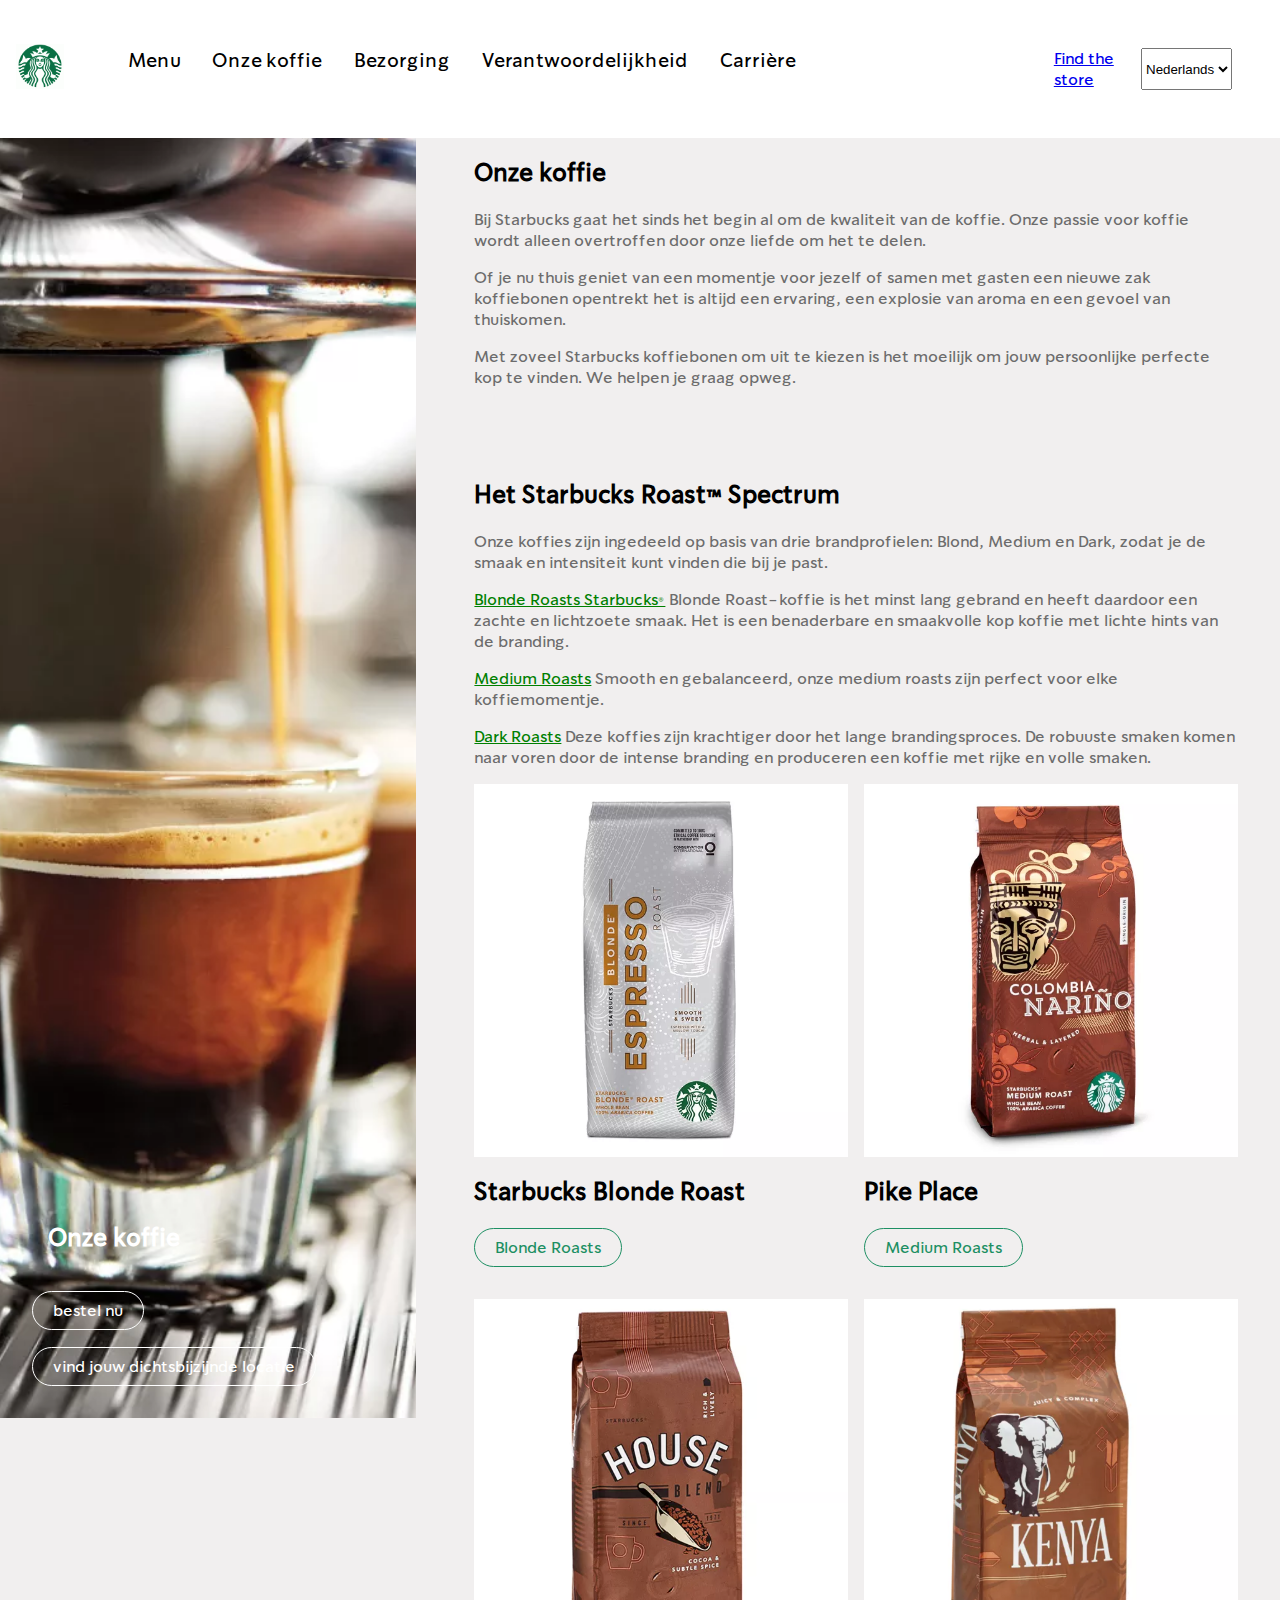
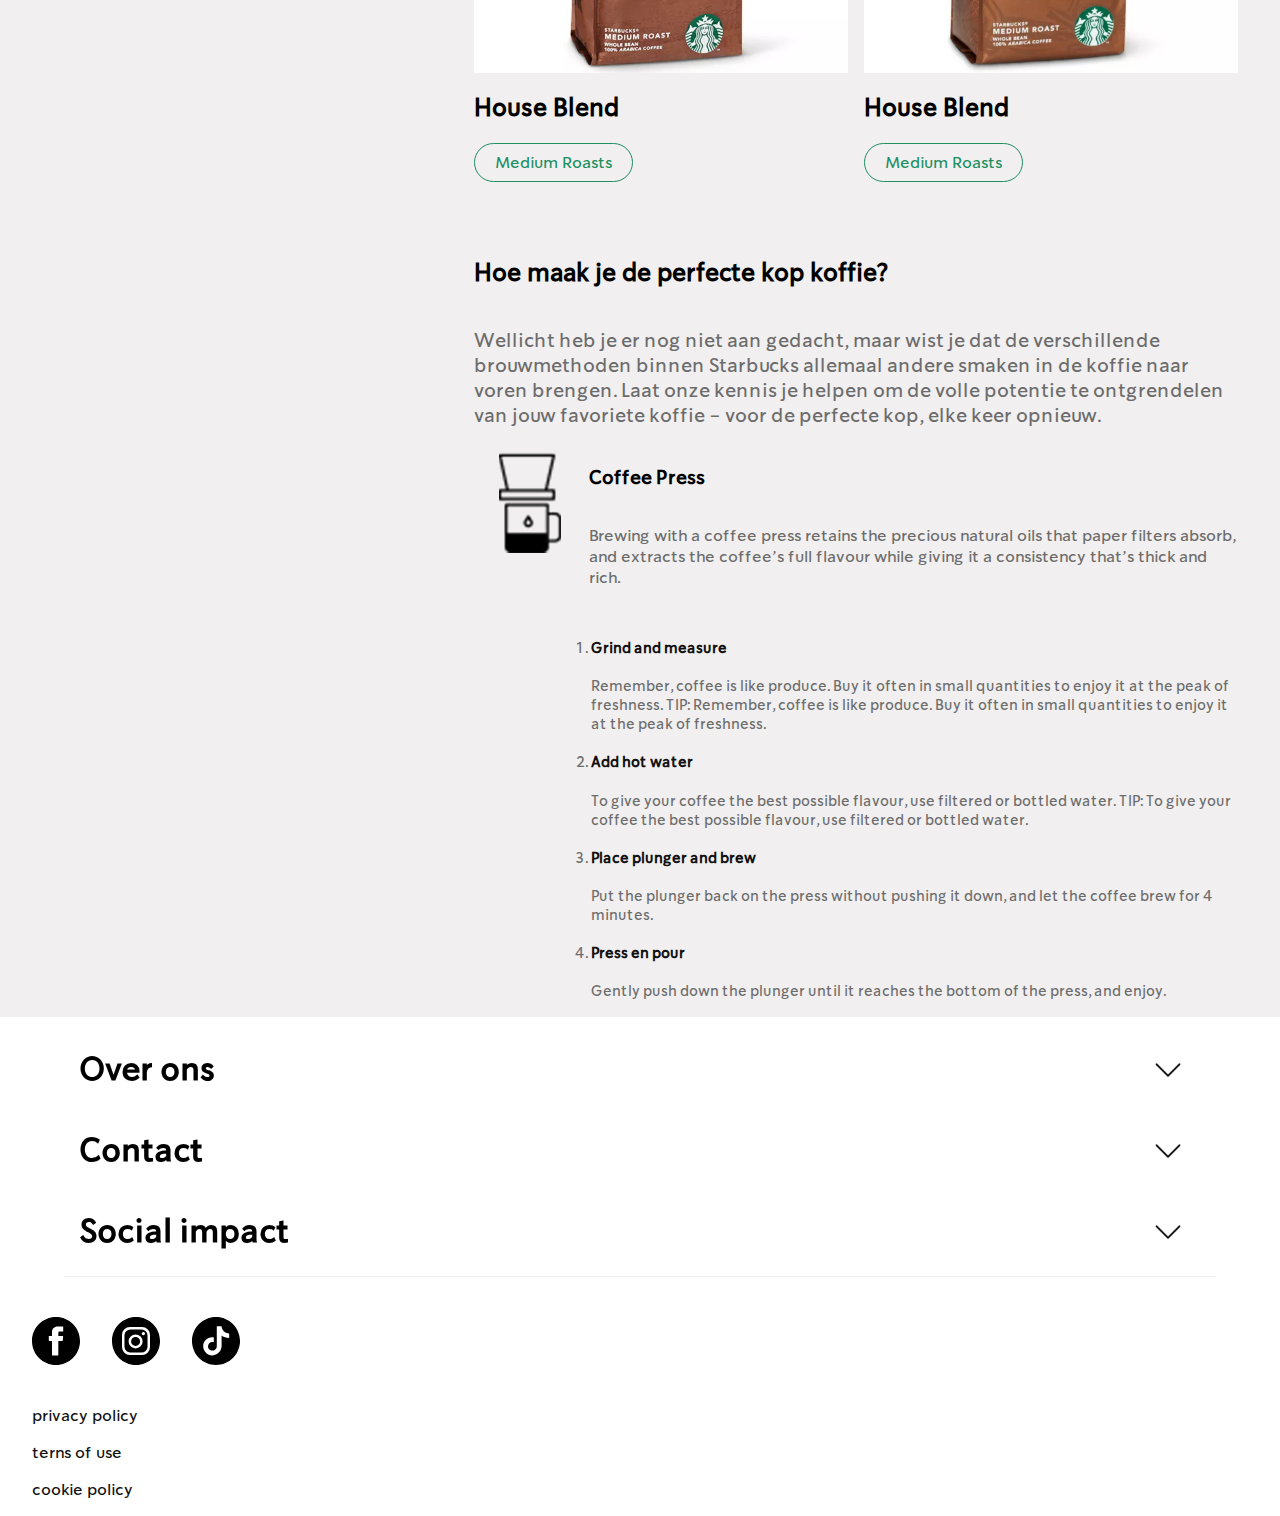
<file: onzekoffie.html>
<!DOCTYPE html>
<html lang="en">

<head>
    <meta charset="UTF-8">
    <meta http-equiv="X-UA-Compatible" content="IE=edge">
    <meta name="viewport" content="width=device-width, initial-scale=1.0">
    <title>Onze koffie</title>

    <link href="styles/basisstyle.css" rel="stylesheet">
    <link href="styles/onzekoffiestyles.css" rel="stylesheet">
</head>

<body>
    <header>
        <a href=""><img src="/images/Starbucks-Logo.gif" alt="Starbuckslogo"></a>

        <button aria-label="menuknop">
            <span></span>
            <span></span>
            <span></span>
        </button>

        <nav>
            <ul>
                <li><a href="#">Menu</a></li>
                <li><a href="#">Onze koffie</a></li>
                <li><a href="#">Bezorging</a></li>
                <li><a href="#">Verantwoordelijkheid</a></li>
                <li><a href="#">Carrière</a></li>
            </ul>

            <a href="#">Find the store</a>

            <label class="visually-hidden" for="taal">Kies je taal</label>

            <select name="taal" id="taal">
                <option value="Engels">Engels</option>
                <option value="Nederlands" selected>Nederlands</option>

            </select>
        </nav>

    </header>

    <main>


        <section>
            <h1 class="visually-hidden">Welkom bij de starbucks website</h1>
            <h2>Onze koffie</h2>
            <a href="#">bestel nu</a>
            <a href="#">vind jouw dichtsbijzijnde locatie</a>

            <img src="./images/OurCoffees_Blonde_C01RESIZED.jpg.jpeg" alt="logo starbucks">
        </section>

        <!-- Eerste section onze koffie -->

        <section>
            <h2>Onze koffie</h2>
            <p>
                Bij Starbucks gaat het sinds het begin al om de kwaliteit van de koffie.
                Onze passie voor koffie wordt alleen overtroffen door onze liefde om het te delen.
            </p>

            <p>
                Of je nu thuis geniet van een momentje voor jezelf of samen met gasten een nieuwe zak koffiebonen
                opentrekt het is altijd een ervaring, een explosie van aroma en een gevoel van thuiskomen.
            </p>

            <p>
                Met zoveel Starbucks koffiebonen om uit te kiezen is het moeilijk om jouw persoonlijke perfecte kop te
                vinden.
                We helpen je graag opweg.
            </p>
        </section>
              <!-- starbucks spectrum 4 varianten-->
        <section>
            <h2>Het Starbucks Roast™ Spectrum</h2>
            <p>
                Onze koffies zijn ingedeeld op basis van drie brandprofielen: Blond,
                Medium en Dark, zodat je de smaak en intensiteit kunt vinden die bij je past.
            </p>

            <p>
                <a href="Blonde Roasts Starbucks®">Blonde Roasts Starbucks®</a>
                Blonde Roast-koffie is het minst lang gebrand en heeft daardoor een zachte en lichtzoete smaak. Het is
                een benaderbare en smaakvolle kop koffie met lichte hints van de branding.
            </p>

            <p>
                <a href="Medium Roasts">Medium Roasts</a> Smooth en gebalanceerd, onze medium roasts zijn perfect voor
                elke koffiemomentje.
            </p>

            <p>
                <a href="Dark Roasts">Dark Roasts</a> Deze koffies zijn krachtiger door het lange brandingsproces.
                De robuuste smaken komen naar voren door de intense branding en produceren een koffie met rijke en volle
                smaken.
            </p>
                        <!-- 4 varianten koffie -->
            <ul>
                <li>
                    <h2>Starbucks Blonde Roast</h2>
                    <img src="./images/600x600_Blonde Roast.jpg.jpeg" alt="colobia koffie">
                    <a href="#">Blonde Roasts</a>
                </li>
                <li>
                    <h2>Pike Place</h2>
                    <img src="./images/Colombia2.png" alt="Colombia Nariño">
                    <a href="#">Medium Roasts</a>
                </li>

                <li>
                    <h2>House Blend</h2>
                    <img src="./images/house.png" alt="House Blend">
                    <a href="#">Medium Roasts </a>
                </li>
                <li>
                    <h2>House Blend</h2>
                    <img src="./images/kenia.png" alt="kenia">
                    <a href="#">Medium Roasts </a>
                </li>
            </ul>

        </section>




        <section>
            <h2>
                Hoe maak je de perfecte kop koffie?
            </h2>
            <p>
                Wellicht heb je er nog niet aan gedacht, maar wist je dat de verschillende brouwmethoden binnen
                Starbucks
                allemaal andere smaken in de koffie naar voren brengen.
                Laat onze kennis je helpen om de volle potentie te ontgrendelen
                van jouw favoriete koffie - voor de perfecte kop, elke keer opnieuw.
            </p>

            <h3>Coffee Press</h3>
            <p>
                Brewing with a coffee press retains the precious natural oils that paper filters absorb, and extracts
                the
                coffee’s full flavour while giving it a consistency that’s thick and rich.
            </p>

            <ol>
                <li>

                    <h4>Grind and measure</h4>


                    Remember, coffee is like produce. Buy it often in small quantities to enjoy it at the peak
                    of freshness. TIP: Remember, coffee is like produce. Buy it often in small quantities to enjoy it at
                    the
                    peak of freshness.

                </li>
                <li>

                    <h4>Add hot water </h4>


                    To give your coffee the best possible flavour, use filtered or bottled water.
                    TIP: To give your coffee the best possible flavour, use filtered or bottled water.

                </li>
                <li>

                    <h4>Place plunger and brew</h4>



                    Put the plunger back on the press without pushing it down, and let the coffee brew for 4
                    minutes.


                </li>
                <li>

                    <h4>Press en pour</h4>


                    Gently push down the plunger until it reaches the bottom of the press, and enjoy.

                </li>

            </ol>

            <img src="./images/last.png" alt="iconkoffiemachine">
        </section>

    </main>

    <footer>

        <details>

            <summary>
                Over ons
            </summary>

            <menu>
                <li><a href="*">over ons</a></li>
                <li><a href="*">Onze koffies</a></li>
                <li><a href="*">Starbucks Verhalen & Nieuws</a></li>
                <li><a href="*">Starbucks® Ready to Drink</a></li>
                <li><a href="*">Zuivelalternatieven</a></li>
            </menu>

        </details>

        <details>

            <summary>
                Contact <div></div>
            </summary>

            <menu>
                <li><a href="*">Werken bij Starbucks</a></li>
                <li><a href="*">contact</a></li>

            </menu>

        </details>

        <details>

            <summary>
                Social impact <div></div>
            </summary>

            <menu>
                <li><a href="*">Verantwoordelijkheid</a></li>
                <li><a href="*">COVID-19</a></li>
            </menu>

        </details>

        <ul>
            <li><a href="#"><svg viewBox="0 0 24 24" class="valign-middle" aria-hidden="true">
                        <path
                            d="M12 0c6.617 0 12 5.383 12 12s-5.383 12-12 12S0 18.617 0 12 5.383 0 12 0zm3.404 4.8h-2.626c-1.542 0-2.792 1.161-2.792 2.594v2.055h-1.39c-.108 0-.196.081-.196.181v2.132c0 .1.088.181.195.181h1.391v7.076c0 .1.088.181.196.181h2.782c.108 0 .195-.081.195-.181v-7.076h2.018c.1 0 .186-.072.194-.166l.194-2.132c.01-.105-.08-.196-.195-.196h-2.21V7.936c0-.354.309-.641.69-.641h1.554c.108 0 .196-.082.196-.182V4.981c0-.1-.088-.181-.196-.181z">
                        </path>
                    </svg></a></li>
            <li><a href="#"><svg viewBox="0 0 24 24" class="valign-middle" aria-hidden="true">
                        <path
                            d="M12 0c6.617 0 12 5.383 12 12s-5.383 12-12 12S0 18.617 0 12 5.383 0 12 0zm3 5H9a4 4 0 0 0-4 4v6a4 4 0 0 0 4 4h6a4 4 0 0 0 4-4V9a4 4 0 0 0-4-4zm-.235 1.235a3 3 0 0 1 3 3v5.53l-.005.176a3 3 0 0 1-2.995 2.824h-5.53l-.176-.005a3 3 0 0 1-2.824-2.995v-5.53l.005-.176a3 3 0 0 1 2.995-2.824zm-2.97 2.47a3.5 3.5 0 1 0 0 7 3.5 3.5 0 0 0 0-7zm0 1.236a2.265 2.265 0 1 1 0 4.53 2.265 2.265 0 0 1 0-4.53zm3.91-2.47a.824.824 0 1 0 0 1.647.824.824 0 0 0 0-1.647z">
                        </path>
                    </svg></a></li>
            <li> <a href="#"><svg viewBox="0 0 24 24" class="valign-middle" aria-hidden="true">
                        <path
                            d="M12 0c6.6 0 12 5.4 12 12s-5.4 12-12 12S0 18.6 0 12 5.4 0 12 0zm6.5 8.2c-.8 0-1.6-.3-2.2-.7-.7-.5-1.2-1.3-1.4-2.2 0-.2-.1-.5-.1-.7h-2.4v10c0 1-.6 1.8-1.5 2.1-.3.1-.5.1-.8.1-.4 0-.7-.1-1-.3-.7-.4-1.1-1-1.1-1.8 0-1.2 1-2.2 2.2-2.2.2 0 .5 0 .7.1v-2.4c-.2 0-.5-.1-.7-.1-1.3 0-2.6.6-3.5 1.5-.7.8-1.1 1.7-1.1 2.7-.1 1.3.4 2.6 1.3 3.5.1.2.3.3.4.4.8.6 1.8 1 2.8 1 .2 0 .5 0 .7-.1 1-.1 1.9-.6 2.6-1.3.9-.9 1.3-2 1.4-3.2V9.2c.4.3.9.6 1.4.8.8.3 1.6.5 2.4.5V8.8l-.1-.6z">
                        </path>
                    </svg></a> </li>
        </ul>

        <ul>
            <li><a href="#">privacy policy</a></li>
            <li><a href="#">terns of use</a></li>
            <li><a href="#">cookie policy</a></li>
        </ul>
    </footer>

    <script defer src="scripts/script.js"></script>
</body>


</html>
</file>
<file: styles/basisstyle.css>
/**************/
/* CSS REMEDY */
/**************/





html,
body {
    padding: 0;
    margin: 0;
}

*,
*::after,
*::before {
    box-sizing: border-box;
}

button,
summary {
    cursor: pointer;
}



/*********************/
/* CUSTOM PROPERTIES */
/*********************/
:root {
    /* startje */
    --color-text: #111;
    /* --color-background: #eee; */
    --background-color: rgba(241, 239, 239, 0.993);
    --starbucks-green: rgb(29, 143, 99);
    --footerdetails-color: rgba(54, 51, 51, 0.877);
    --primary-text-color: black;
    --color-texttwee: #6c6c6c;
    --starbucks-font: 'sodosansregular';
    --white: #ffffff;

}

@font-face {
    font-family: sodosansregular;
    src: url(../fonts/SoDoSans-Regular.woff);
}

@font-face {
    font-family: sodosanslight;
    src: url(../fonts/SoDoSans-Light.woff);
}


/********************/
/* ALGEMENE STIJLEN */
/********************/

.visually-hidden {
    clip: rect(0 0 0 0);
    clip-path: inset(50%);
    height: 1px;
    overflow: hidden;
    position: absolute;
    white-space: nowrap;
    width: 1px;
}

a {
    font-family: sodosansregular, sans-serif;
}

h2 {
    font-family: sodosansregular, sans-serif;

}

p {
    font-family: sodosansregular, sans-serif;
    color: #6c6c6c;
}

/**********/
/* HEADer */
/**********/

header {
    display: flex;
    align-items: center;
    justify-content: space-between;

}

/* hamburgerbutton */
header>a {
    margin: 1em;
}

header button {
    background-color: var(--background-color);
    border: none;
    border-radius: 50%;
    width: 3em;
    height: 3em;

    margin: 1em;

    display: grid;
    justify-content: center;
    align-items: center;

    z-index: 200;

}

header button span {
    display: block;
    background-color: var(--starbucks-green);
    border-radius: 3em;
    width: 1.5em;
    height: .3em;
    grid-column-start: 1;
    grid-row-start: 1;

    transition: .3s;
}

header button span:nth-of-type(1) {
    transform: translateY(-.5em);
}

header button span:nth-of-type(3) {
    transform: translateY(.5em);
}

header button.open span:nth-of-type(1) {
    transform: rotate(45deg) scaleX(1.125);
}

header button.open span:nth-of-type(2) {
    transform: scaleX(0);
}

header button.open span:nth-of-type(3) {
    transform: rotate(-45deg) scaleX(1.125);
}

/* uitschuifmenu  */
header nav {
    position: fixed;
    top: 0;
    bottom: 0;
    right: 0;
    width: 80%;

    background-color: white;

    transform: translateX(100%);
    transition: 2s;
    z-index: 100;
    padding: 3em;

}

header nav.open {
    transform: translateX(0%);

}

header nav ul {
    list-style: none;
    font-family: Impact, Haettenschweiler, 'Arial Narrow Bold', sans-serif;
    /* display: flex; */
    /* justify-content: space-evenly; */
    padding: 0;
    margin: 0;
    width: 100%;
    height: 20em;
    display: flex;
    flex-direction: column;
    gap: 2em;



}


header nav ul li a {
    text-decoration: none;
    font-size: 1.2em;
    font-family: sodosansregular, sans-serif;
    color: var(--primary-text-color);

    transition: 1s;

}


header nav ul li a:hover {
    text-decoration: underline;
    text-decoration-color: var(--starbucks-green);
    text-decoration-thickness: .2em;
}

header nav ul li a:focus {
    border: solid .2em var(--starbucks-green);
    background-color: var(--starbucks-green);
    color: white;
}




/* logo */
header a img {
    width: 3em;
}

@media (min-width:60em) {
    header button {
        display: none;
    }

    header nav {
        position: static;
        transform: translateX(0%);
        display: flex;
        flex-grow: 1;

    }

    header nav ul {
        flex-direction: row;

        height: unset;
        margin-right: auto;
    }
}






/* section 4 verhalen */


footer {

    display: flex;
    flex-direction: column;
    gap: 2.5em;

    padding-top: 2em;

    width: 100%;
    height: auto;

    background-color: white;
}

details {
    padding: 0 1em;
    margin: 0;
}

details summary {
    position: relative;
}

details summary::after {
    position: absolute;

    content: '';

    right: 0;

    padding: 0;
    margin: 0;

    height: 2em;
    width: 2em;

    /* Icoon voor als het gesloten is */
    background-image: url("../images/dropdopwn.png");

    background-position: center;
    background-repeat: no-repeat;
    background-size: 1em;
    /* Grootte van het icoon */

    transition: 1s;
}

/* Icoon voor als het open is. */
details[open] summary::after {
    background-image: url("../images/dropdopwn.png");
    transform: rotate(180deg);
}

/* Weg met de originele pijl */
details>summary {
    list-style: none;
    font-family: sodosansregular, sans-serif;

    display: flex;

    justify-content: space-between;

    align-items: center;
}

details>summary::-webkit-details-marker {
    display: none;



}

footer ul {
    padding: 0;
    margin: 0;
    list-style: none;
}

footer ul:first-of-type {

    display: flex;
    gap: 2em;
    width: 100%;
    height: auto;



}

footer ul:first-of-type li {
    width: 4em;
    height: 4em;

}

footer ul:first-of-type li a img {
    width: 100%;
    height: 100%;
}

footer>details {
    width: 90%;
    margin: auto;
}

footer>details:last-of-type {
    padding-bottom: 1.5em;
    border-bottom: solid .1em var(--background-color);
}

footer>details summary {
    font-size: 2em;
    font-weight: bold;
}

footer>details menu {
    list-style: none;
    margin: 0;
    padding: 0;

}

footer>details menu li {
    padding: 1em 0em;
    font-family: sodosansregular, sans-serif;

}

footer>details menu li a {
    text-decoration: none;
    color: var(--footerdetails-color);
    font-family: sodosansregular, sans-serif;

}

footer>ul:first-of-type li a svg {
    width: 100%;
}

footer>ul:first-of-type li {
    width: 3em;
    height: 3em;
}

footer>ul:first-of-type {
    margin-left: 2em;
}

footer>ul:last-of-type {
    margin-left: 2em;
}

footer>ul:first-of-type li a {
    width: 100%;
}

footer>ul:last-of-type li {
    padding-bottom: 1em;
}

footer>ul:last-of-type li a {
    text-decoration: none;
    font-family: sodosansregular, sans-serif;
    color: var(--color-text);
}
</file>
<file: styles/onzekoffiestyles.css>
/**************/
/* CSS REMEDY */
/**************/
html,
body {
    padding: 0;
    margin: 0;
}

body {
    font-family: sodosansregular;

}


main {
    display: flex;
    flex-direction: column;
    background-color: var(--background-color);
    gap: 1em;
}

/* SECTION 1 - groot groen vlak met logo */
main section:nth-of-type(1) {
    padding: 0;

    position: relative;
    /* op parents zet dan zorg je dat hij niet buiten het vak valt van plaatje*/
    display: flex;

    width: 100%;

    height: 120vw;
    max-height: 30em;

    /* background-color: red; */
}



main>section:nth-of-type(1) h2 {
    color: white;
    position: absolute;
    bottom: 6em;
    left: 2em;
}

main>section:nth-of-type(1) img {
    width: 100%;
    /* sanne */
    height: 100%;

    object-fit: cover;
    object-position: center 30%;
}

main>section:nth-of-type(1) a {
    position: absolute;
    /* dat de rest van de cotent negeerd en komt recht boven */
    transition: 0.3s;
    border: solid 0.075em white;
    border-radius: 3em;
    padding: 0.5em 1.25em 0.5em 1.25em;
    color: white;
    text-decoration: none;
}



main>section:nth-of-type(1) a:hover {
    background-color: var(--starbucks-green);
    border: none;
}

main>section:nth-of-type(1) a:focus {
    background-color: var(--starbucks-green);

}

main>section:nth-of-type(1) a:first-of-type {
    bottom: 5.5em;
    left: 2em;
}

main>section:nth-of-type(1) a:last-of-type {
    bottom: 2em;
    left: 2em;

}

main section:nth-of-type(3) li a:hover {
    color: white;
    background-color: var(--starbucks-green);

}

main section:nth-of-type(3) li a {
    transition: 1s;
}

/* Hier is de styling voor dat met die 4 koffie pakken. */


main>section:nth-of-type(2) {
    font-weight: 400;

}

/* Product lijst */

main>section:nth-of-type(3) ul {
    padding: 0;
    margin: 0;

    display: grid;
    grid-template-columns: 1fr 1fr;
    column-gap: 1em;
    row-gap: 2em;

    list-style: none;
}

/* Per product  */

main>section:nth-of-type(3) ul li {
    display: flex;
    flex-direction: column;
}

/* Productfoto */

main>section:nth-of-type(3) ul li img {
    width: 100%;

    aspect-ratio: 1;

    /* Om ervoor te zorgen dat de productfoto boven de titel komt. */
    order: -1;
}

/* Knop in dat lijstje */
main>section:nth-of-type(3) ul li a {
    border: solid 0.075em rgb(29, 143, 99);
    border-radius: 3em;
    padding: 0.5em 1.25em 0.5em 1.25em;
    color: rgb(29, 143, 99);
    text-decoration: none;
    width: max-content;
    font-family: sodosansregular;
}



main>section:first-of-type a:active {
    transform: scale(.8);
}

main>section:nth-of-type(3) p {
    font-family: sodosansregular;
}


main>section:nth-of-type(3) p {
    font-family: sodosansregular;
}








main>section:nth-of-type(3) p a {
    color: green;
    text-decoration: underline;
    font-style: normal;
}

main>section:nth-of-type(2),
main>section:nth-of-type(3),
main>section:nth-of-type(4),
main>article {
    width: 90%;
    margin: auto;
}



main>section:nth-of-type(4),
main>section:nth-of-type(5),
main>section:nth-of-type(6),
main>section:nth-of-type(7) {
    width: 90%;
    margin: auto;

}

main section img {
    width: 80%;
}

@media (min-width:60em) {



    main {
        display: grid;
        grid-template-columns: 1fr 1fr 1fr;
        position: relative;
    }

    main section:nth-of-type(1) {
        display: grid;
        grid-column-start: 1;
        grid-column-end: 2;
        grid-row-start: 1;
        grid-row-end: 4;
        position: sticky;
        top: 0px;
        max-height: 80em;
        /* aminaah & Sanne */
    }

    main section:nth-of-type(2) {
        grid-column-start: 2;
        grid-column-end: 4;

        margin-bottom: 2.5em;
    }

    main section:nth-of-type(3) {
        grid-column-start: 2;
        grid-column-end: 4;
        margin-bottom: 2.5em;

    }

    main section:nth-of-type(4) {
        display: grid;
        grid-column-start: 2;
        grid-column-end: 4;




    }

    main section:nth-of-type(4) img {
        width: auto;
        grid-column-start: 1;
        grid-column-end: 2;
        grid-row-start: 6;
        grid-row-end: 9;



    }

    main section:nth-of-type(4) h2 {
        grid-column-start: 1;
        grid-column-end: 4;
        grid-row-start: 4;
        grid-row-end: 5;

    }
/*  */
    main section:nth-of-type(4) p:first-of-type {
        grid-column-start: 1;
        grid-column-end: 4;
        grid-row-start: 5;
        grid-row-end: 6;
        font-size: 1.2em;

    }

    main section:nth-of-type(4) ol {
        width: 90%;
        justify-self: end;

        grid-column-start: 1;
        grid-column-end: 4;
        grid-row-start: 8;
        grid-row-end: 9;
    }

    main section:nth-of-type(4) ol li {
        font-size: 0.9em;
        color: var(--color-texttwee);
    }


    main section:nth-of-type(4) ol li h4 {
        color: var(--color-text);
    }

    main section:nth-of-type(4) h3 {
        width: 85%;
        justify-self: end;
        grid-column-start: 1;
        grid-column-end: 4;
        grid-row-start: 6;
        grid-row-end: 7;
    }

    main section:nth-of-type(4) p:nth-of-type(2) {
        width: 85%;
        justify-self: end;
        grid-column-start: 1;
        grid-column-end: 4;
        grid-row-start: 7;
        grid-row-end: 8;


    }

}
</file>
